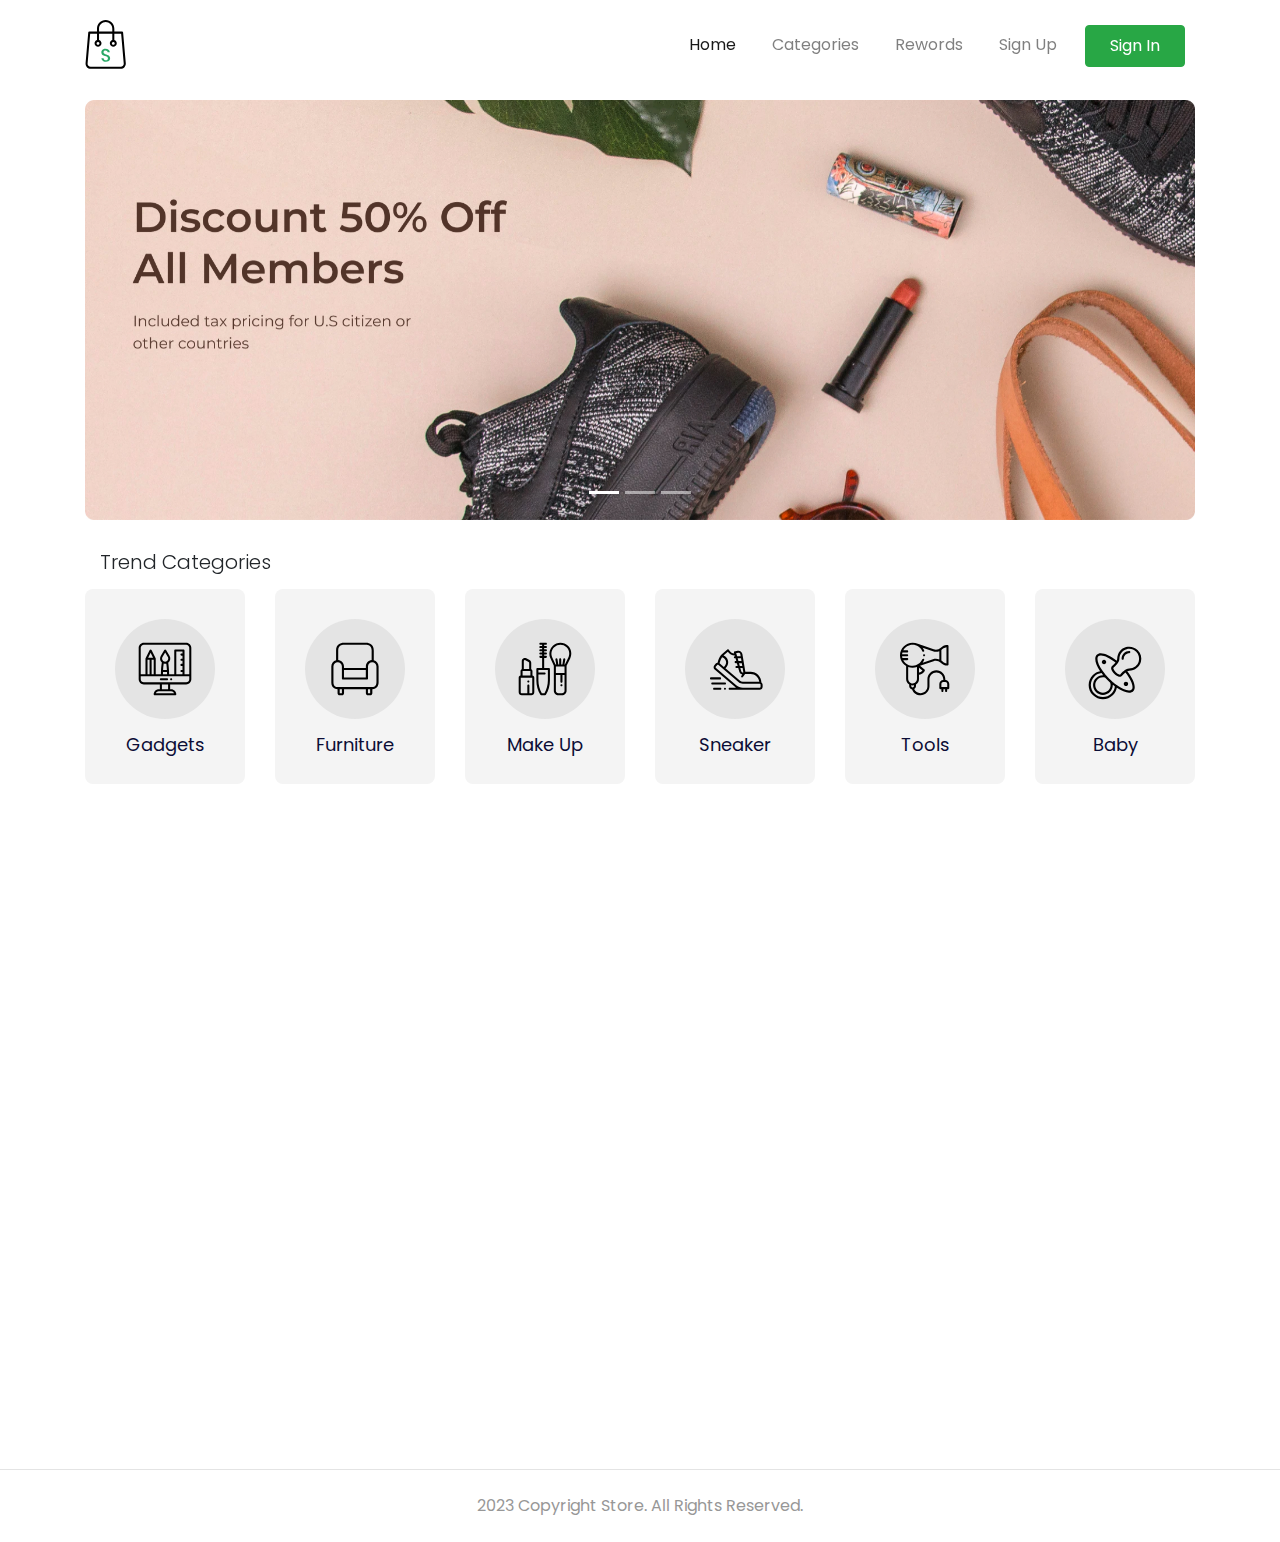
<file: index.html>
<!DOCTYPE html>
<html lang="en">
  <head>
    <meta charset="utf-8" />
    <meta
      name="viewport"
      content="width=device-width, initial-scale=1, shrink-to-fit=no"
    />
    <meta name="description" content="" />
    <meta name="author" content="" />

    <title>Store - Your Best Marketplace</title>

    <link href="https://unpkg.com/aos@2.3.1/dist/aos.css" rel="stylesheet" />
    <link href="style/main.css" rel="stylesheet" />
  </head>

  <body>
    <nav
      class="navbar navbar-expand-lg navbar-light navbar-store fixed-top navbar-fixed-top"
      data-aos="fade-down"
    >
      <div class="container">
        <a href="/index.html" class="navbar-brand">
          <img src="/images/logo.svg" alt="Logo" />
        </a>
        <button
          class="navbar-toggler"
          type="button"
          data-toggle="collapse"
          data-target="#navbarResponsive"
        >
          <span class="navbar-toggler-icon"></span>
        </button>
        <div class="collapse navbar-collapse" id="navbarResponsive">
          <ul class="navbar-nav ml-auto">
            <li class="nav-item active">
              <a href="/index.html" class="nav-link">Home</a>
            </li>
            <li class="nav-item">
              <a href="/categories.html" class="nav-link">Categories</a>
            </li>
            <li class="nav-item">
              <a href="#" class="nav-link">Rewords</a>
            </li>
            <li class="nav-item">
              <a href="/register.html" class="nav-link">Sign Up</a>
            </li>
            <li class="nav-item">
              <a
                href="/login.html"
                class="btn btn-success nav-link px-4 text-white"
                >Sign In</a
              >
            </li>
          </ul>
        </div>
      </div>
    </nav>
    <!-- Page Contents -->
    <div class="page-content page-home">
      <section class="store-carousel">
        <div class="container">
          <div class="row">
            <div class="col-lg-12" data-aos="zoom-in">
              <div
                id="storeCarousel"
                class="carousel slide"
                data-ride="carousel"
              >
                <ol class="carousel-indicators">
                  <li
                    class="active"
                    data-target="#storeCarousel"
                    data-slide-to="0"
                  ></li>
                  <li data-target="#storeCarousel" data-slide-to="1"></li>
                  <li data-target="#storeCarousel" data-slide-to="2"></li>
                </ol>
                <div class="carousel-inner">
                  <div class="carousel-item active">
                    <img
                      src="/images/banner.jpg"
                      alt="Carousel Image"
                      class="d-block w-100"
                    />
                  </div>
                  <div class="carousel-item">
                    <img
                      src="/images/banner2.jpg"
                      alt="Carousel Image"
                      class="d-block w-100"
                    />
                  </div>
                  <div class="carousel-item">
                    <img
                      src="/images/banner3.jpg"
                      alt="Carousel Image"
                      class="d-block w-100"
                    />
                  </div>
                </div>
              </div>
            </div>
          </div>
        </div>
      </section>
      <section class="store-trend-categories">
        <div class="container">
          <div class="col-12" data-aos="fade-up">
            <h5>Trend Categories</h5>
          </div>

          <div class="row">
            <div
              class="col-6 col-md-3 col-lg-2"
              data-aos="fade-up"
              data-aos-delay="100"
            >
              <a href="#" class="component-categories d-block">
                <div class="categories-image">
                  <img src="/images/gadgets.svg" alt="" class="w-100" />
                </div>
                <p class="categories-text">Gadgets</p>
              </a>
            </div>
            <div
              class="col-6 col-md-3 col-lg-2"
              data-aos="fade-up"
              data-aos-delay="100"
            >
              <a href="#" class="component-categories d-block">
                <div class="categories-image">
                  <img src="/images/furniture.svg" alt="" class="w-100" />
                </div>
                <p class="categories-text">Furniture</p>
              </a>
            </div>
            <div
              class="col-6 col-md-3 col-lg-2"
              data-aos="fade-up"
              data-aos-delay="100"
            >
              <a href="#" class="component-categories d-block">
                <div class="categories-image">
                  <img src="/images/make-up.svg" alt="" class="w-100" />
                </div>
                <p class="categories-text">Make Up</p>
              </a>
            </div>
            <div
              class="col-6 col-md-3 col-lg-2"
              data-aos="fade-up"
              data-aos-delay="100"
            >
              <a href="#" class="component-categories d-block">
                <div class="categories-image">
                  <img src="/images/sneaker.svg" alt="" class="w-100" />
                </div>
                <p class="categories-text">Sneaker</p>
              </a>
            </div>
            <div
              class="col-6 col-md-3 col-lg-2"
              data-aos="fade-up"
              data-aos-delay="100"
            >
              <a href="#" class="component-categories d-block">
                <div class="categories-image">
                  <img src="/images/tools.svg" alt="" class="w-100" />
                </div>
                <p class="categories-text">Tools</p>
              </a>
            </div>
            <div
              class="col-6 col-md-3 col-lg-2"
              data-aos="fade-up"
              data-aos-delay="100"
            >
              <a href="#" class="component-categories d-block">
                <div class="categories-image">
                  <img src="/images/baby.svg" alt="" class="w-100" />
                </div>
                <p class="categories-text">Baby</p>
              </a>
            </div>
          </div>
        </div>
      </section>

      <section class="store-new-product">
        <div class="container">
          <div class="row">
            <div class="col-12" data-aos="fade-up">
              <h5>New Products</h5>
            </div>
          </div>
          <div class="row">
            <div
              class="col-6 col-md-4 col-lg-3"
              data-aos="fade-up"
              data-aos-delay="100"
            >
              <a href="/details.html" class="component-products d-block">
                <div class="products-thumbnail">
                  <div
                    class="products-image"
                    style="background-image: url('/images/item1.jpg')"
                  ></div>
                </div>
                <div class="products-text">Apple</div>
                <div class="products-price">Rp.1.000.000</div>
              </a>
            </div>
            <div
              class="col-6 col-md-4 col-lg-3"
              data-aos="fade-up"
              data-aos-delay="200"
            >
              <a href="/details.html" class="component-products d-block">
                <div class="products-thumbnail">
                  <div
                    class="products-image"
                    style="background-image: url('/images/item2.jpg')"
                  ></div>
                </div>
                <div class="products-text">Bogotta</div>
                <div class="products-price">Rp.1.000.000</div>
              </a>
            </div>
            <div
              class="col-6 col-md-4 col-lg-3"
              data-aos="fade-up"
              data-aos-delay="300"
            >
              <a href="/details.html" class="component-products d-block">
                <div class="products-thumbnail">
                  <div
                    class="products-image"
                    style="background-image: url('/images/item3.jpg')"
                  ></div>
                </div>
                <div class="products-text">Sofa</div>
                <div class="products-price">Rp.1.000.000</div>
              </a>
            </div>
            <div
              class="col-6 col-md-4 col-lg-3"
              data-aos="fade-up"
              data-aos-delay="400"
            >
              <a href="/details.html" class="component-products d-block">
                <div class="products-thumbnail">
                  <div
                    class="products-image"
                    style="background-image: url('/images/item4.jpg')"
                  ></div>
                </div>
                <div class="products-text">Bubuk Maketi</div>
                <div class="products-price">Rp.1.000.000</div>
              </a>
            </div>
            <div
              class="col-6 col-md-4 col-lg-3"
              data-aos="fade-up"
              data-aos-delay="500"
            >
              <a href="/details.html" class="component-products d-block">
                <div class="products-thumbnail">
                  <div
                    class="products-image"
                    style="background-image: url('/images/item5.jpg')"
                  ></div>
                </div>
                <div class="products-text">Tatakan Gelas</div>
                <div class="products-price">Rp.1.000.000</div>
              </a>
            </div>
            <div
              class="col-6 col-md-4 col-lg-3"
              data-aos="fade-up"
              data-aos-delay="600"
            >
              <a href="/details.html" class="component-products d-block">
                <div class="products-thumbnail">
                  <div
                    class="products-image"
                    style="background-image: url('/images/item6.jpg')"
                  ></div>
                </div>
                <div class="products-text">Movic Kawe</div>
                <div class="products-price">Rp.1.000.000</div>
              </a>
            </div>
            <div
              class="col-6 col-md-4 col-lg-3"
              data-aos="fade-up"
              data-aos-delay="700"
            >
              <a href="/details.html" class="component-products d-block">
                <div class="products-thumbnail">
                  <div
                    class="products-image"
                    style="background-image: url('/images/item7.jpg')"
                  ></div>
                </div>
                <div class="products-text">Nike</div>
                <div class="products-price">Rp.1.000.000</div>
              </a>
            </div>
            <div
              class="col-6 col-md-4 col-lg-3"
              data-aos="fade-up"
              data-aos-delay="800"
            >
              <a href="/details.html" class="component-products d-block">
                <div class="products-thumbnail">
                  <div
                    class="products-image"
                    style="background-image: url('/images/item8.jpg')"
                  ></div>
                </div>
                <div class="products-text">Toys</div>
                <div class="products-price">Rp.1.000.000</div>
              </a>
            </div>
          </div>
        </div>
      </section>
    </div>

    <footer>
      <div class="container">
        <div class="row">
          <div class="col-12 text-center">
            <p class="pt-4 pb-2">2023 Copyright Store. All Rights Reserved.</p>
          </div>
        </div>
      </div>
    </footer>

    <!-- Bootstrap core JavaScript -->
    <script src="/vendor/jquery/jquery.slim.min.js"></script>
    <script src="/vendor/bootstrap/js/bootstrap.bundle.min.js"></script>
    <script src="https://unpkg.com/aos@2.3.1/dist/aos.js"></script>
    <script>
      AOS.init();
    </script>
    <script src="/script/navbar-scroll.js"></script>
  </body>
</html>
</file>
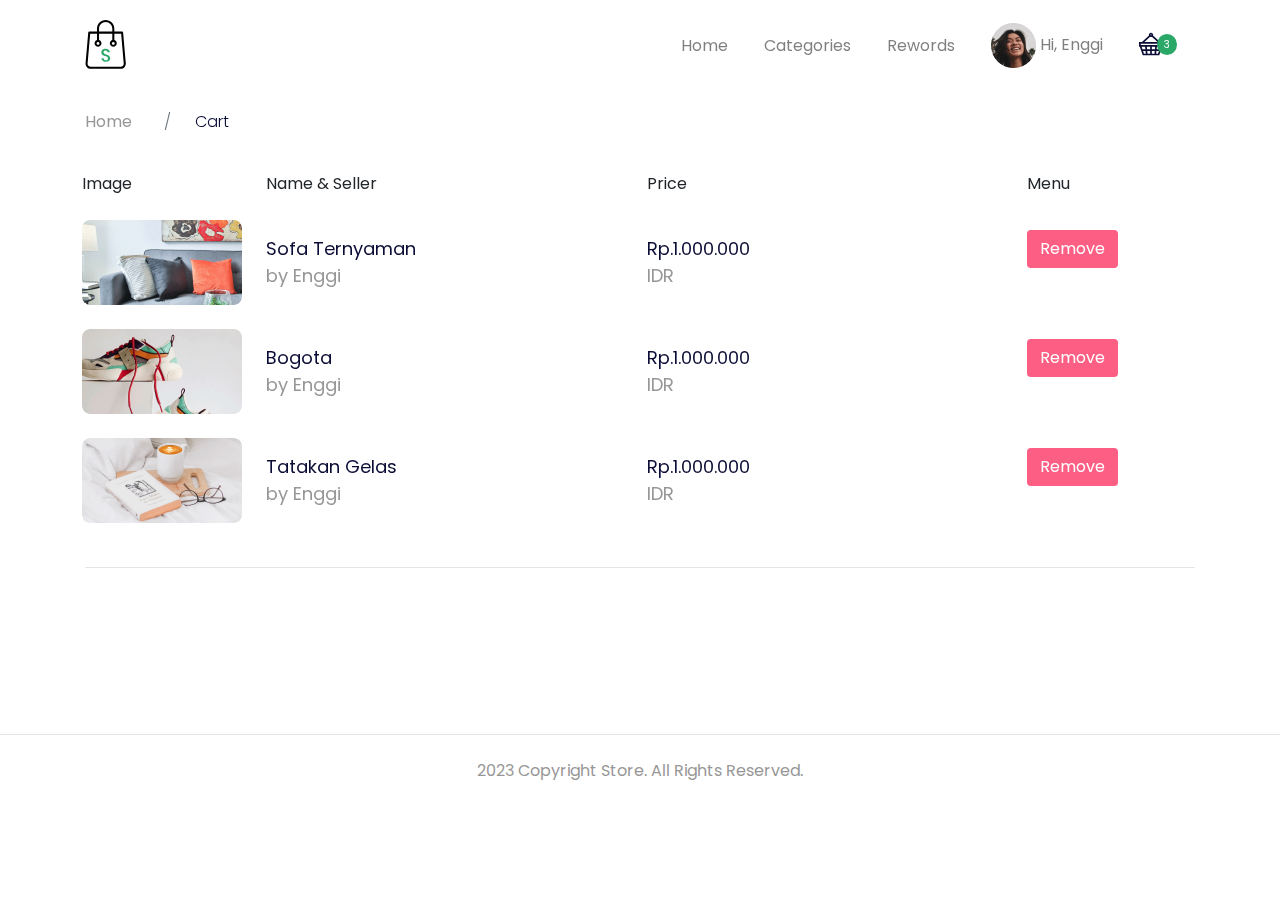
<file: cart.html>
<!DOCTYPE html>
<html lang="en">

<head>
  <meta charset="utf-8" />
  <meta name="viewport" content="width=device-width, initial-scale=1, shrink-to-fit=no" />
  <meta name="description" content="" />
  <meta name="author" content="" />

  <title>Store - Your Best Marketplace</title>

  <link href="https://unpkg.com/aos@2.3.1/dist/aos.css" rel="stylesheet" />
  <link href="style/main.css" rel="stylesheet" />
</head>

<body>
  <nav class="navbar navbar-expand-lg navbar-light navbar-store fixed-top navbar-fixed-top" data-aos="fade-down">
    <div class="container">
      <a href="/index.html" class="navbar-brand">
        <img src="/images/logo.svg" alt="Logo" />
      </a>
      <button class="navbar-toggler" type="button" data-toggle="collapse" data-target="#navbarResponsive">
        <span class="navbar-toggler-icon"></span>
      </button>
      <div class="collapse navbar-collapse" id="navbarResponsive">
        <ul class="navbar-nav ml-auto">
          <li class="nav-item">
            <a href="/index.html" class="nav-link">Home</a>
          </li>
          <li class="nav-item">
            <a href="/categories.html" class="nav-link">Categories</a>
          </li>
          <li class="nav-item">
            <a href="#" class="nav-link">Rewords</a>
          </li>
        </ul>
        <!-- Desktop Menu -->
        <ul class="navbar-nav d-none d-lg-flex">
          <li class="nav-item dropdown">
            <a href="#" class="nav-link" id="navbarDropdown" role="button" data-toggle="dropdown">
              <img src="/images/user_pc.jpg" alt="" class="rounded-circle-mr-2 profile-picture" />
              Hi, Enggi
            </a>
            <div class="dropdown-menu">
              <a href="/dashboard.html" class="dropdown-item">Dashboard</a>
              <a href="/dashboard-account.html" class="dropdown-item">Settings</a>
              <div class="dropdown-divider"></div>
              <a href="/" class="dropdown-item">Logout</a>
            </div>
          </li>
          <li class="nav-item">
            <a href="#" class="nav-link d-inline-block mt-2">
              <img src="/images/cartlogopage.svg" alt="" />
              <div class="card-badge">3</div>
            </a>
          </li>
        </ul>
        <ul class="navbar-nav d-block d-lg-none">
          <li class="nav-item">
            <a href="#" class="nav-link">
              Hi, Enggi
            </a>
          </li>
          <li class="nav-item">
            <a href="#" class="nav-link d-inline-block">
              Cart
            </a>
          </li>
        </ul>
      </div>
  </nav>
  <!-- Page Comtents -->
  <div class="page-content page-cart">
    <section class="store-breadcrumbs" data-aos="fade-down" data-aos="100">
      <div class="container">
        <div class="row">
          <div class="col-12">
            <nav>
              <ol class="breadcrumb">
                <li class="breadcrumb-item">
                  <a href="/index.html">
                    Home
                  </a>
                </li>
                <li class="breadcrumb-item active">
                  Cart
                </li>
              </ol>
            </nav>
          </div>
        </div>
      </div>
    </section>

    <section class="store-cart">
      <div class="container">
        <div class="row" data-aos="fade-up" data-aos-delay="100">
          <div class="col-12 table-responsive">
            <table class="table table-borderless table-cart">
              <thead>
                <tr>
                  <td>Image</td>
                  <td>Name &amp; Seller</td>
                  <td>Price</td>
                  <td>Menu</td>
                </tr>
              </thead>
              <tbody>
                <tr>
                  <td style="width:15%">
                    <img src="/images/cart1.jpg" alt="" class="cart-image " />
                  </td>
                  <td style="width:35%">
                    <div class="product-title">Sofa Ternyaman</div>
                    <div class="product-subtitle">by Enggi</div>
                  </td>
                  <td style="width:35%">
                    <div class="product-title">Rp.1.000.000</div>
                    <div class="product-subtitle">IDR</div>
                  </td>
                  <td style="width:25%">
                    <a href="#" class="btn btn-remove-cart">
                      Remove
                    </a>
                  </td>
                </tr>
                <tr>
                  <td style="width:15%">
                    <img src="/images/cart2.jpg" alt="" class="cart-image " />
                  </td>
                  <td style="width:35%">
                    <div class="product-title">Bogota</div>
                    <div class="product-subtitle">by Enggi</div>
                  </td>
                  <td style="width:35%">
                    <div class="product-title">Rp.1.000.000</div>
                    <div class="product-subtitle">IDR</div>
                  </td>
                  <td style="width:25%">
                    <a href="#" class="btn btn-remove-cart">
                      Remove
                    </a>
                  </td>
                </tr>
                <tr>
                  <td style="width:15%">
                    <img src="/images/cart3.jpg" alt="" class="cart-image " />
                  </td>
                  <td style="width:35%">
                    <div class="product-title">Tatakan Gelas</div>
                    <div class="product-subtitle">by Enggi</div>
                  </td>
                  <td style="width:35%">
                    <div class="product-title">Rp.1.000.000</div>
                    <div class="product-subtitle">IDR</div>
                  </td>
                  <td style="width:25%">
                    <a href="#" class="btn btn-remove-cart">
                      Remove
                    </a>
                  </td>
                </tr>
              </tbody>
            </table>
          </div>
        </div>
        <div class="row" data-aos="fade-up" data-aos-delay="100">
          <div class="col-12">
            <hr>
          </div>
        </div>
      </div>
    </section>
  </div>
  <footer>
    <div class="container">
      <div class="row">
        <div class="col-12 text-center">
          <p class="pt-4 pb-2">2023 Copyright Store. All Rights Reserved.</p>
        </div>
      </div>
    </div>
  </footer>

  <!-- Bootstrap core JavaScript -->
  <script src="/vendor/jquery/jquery.slim.min.js"></script>
  <script src="/vendor/bootstrap/js/bootstrap.bundle.min.js"></script>
  <script src="https://unpkg.com/aos@2.3.1/dist/aos.js"></script>
  <script>
    AOS.init();
  </script>
  <script src="/vendor/vue/vue.js"></script>
  <script>
    var gallery = new Vue({
      el: "#gallery",
      mounted() {
        AOS.init();
      },
      data: {
        activePhoto: 0,
        photos: [
          {
            id: 1,
            url: "/images/product-details1.jpg"
          },
          {
            id: 2,
            url: "/images/product-details2.jpg"
          },
          {
            id: 3,
            url: "/images/product-details3.jpg"
          },
          {
            id: 4,
            url: "/images/product-details4.jpg"
          },
        ],
      },
      methods: {
        changeActive(id) {
          this.activePhoto = id;
        }
      }
    });
  </script>
  <script src="/script/navbar-scroll.js"></script>
</body>

</html>
</file>
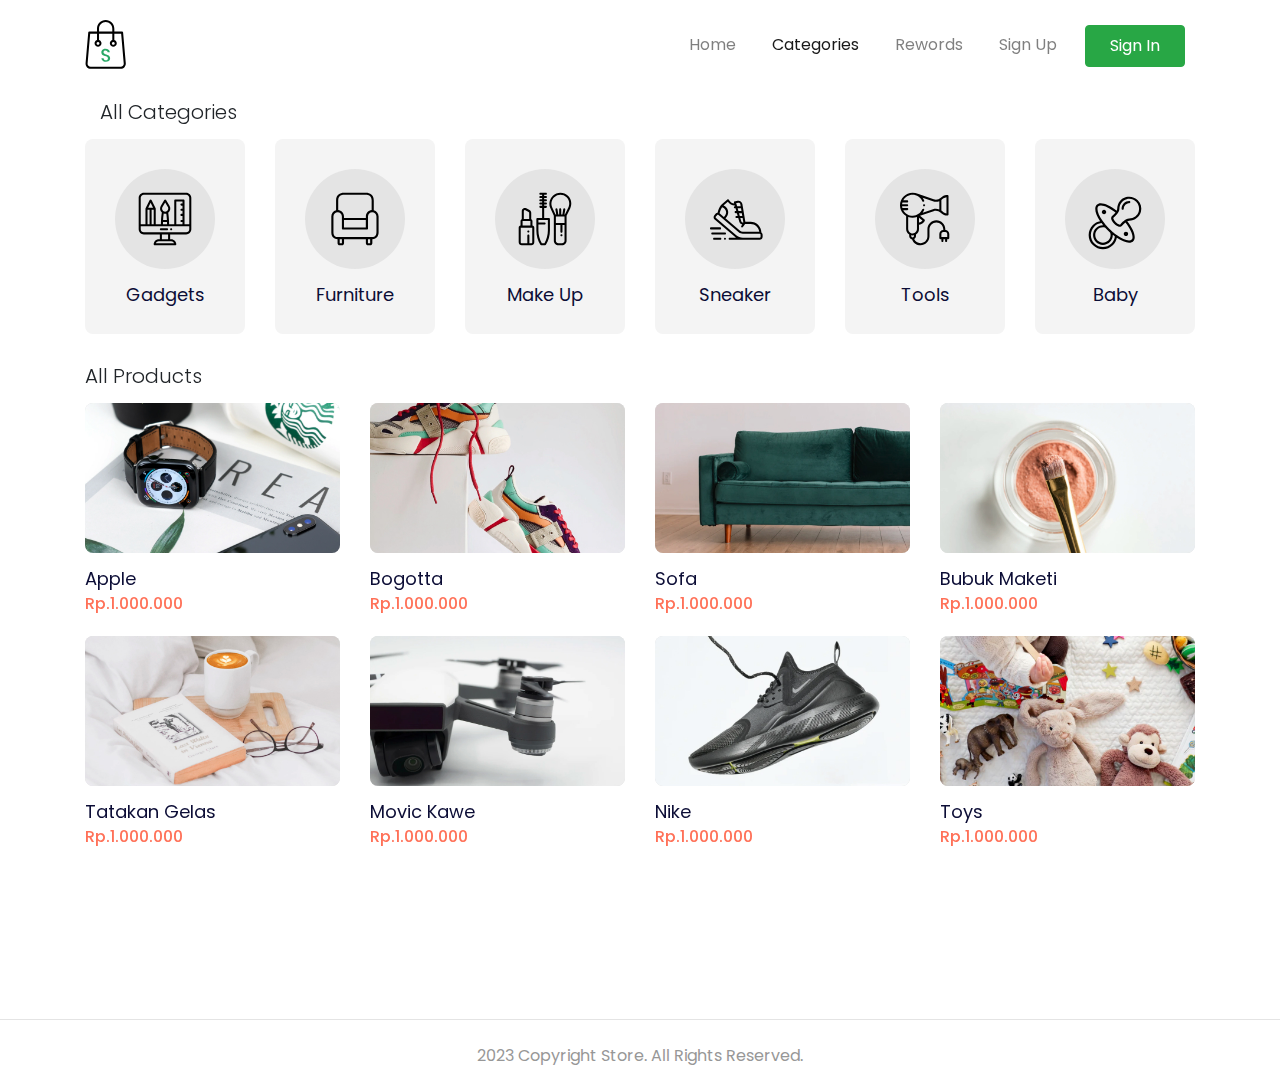
<file: categories.html>
<!DOCTYPE html>
<html lang="en">

<head>
  <meta charset="utf-8" />
  <meta name="viewport" content="width=device-width, initial-scale=1, shrink-to-fit=no" />
  <meta name="description" content="" />
  <meta name="author" content="" />

  <title>Store - Your Best Marketplace</title>

  <link href="https://unpkg.com/aos@2.3.1/dist/aos.css" rel="stylesheet" />
  <link href="style/main.css" rel="stylesheet" />
</head>

<body>
  <nav class="navbar navbar-expand-lg navbar-light navbar-store fixed-top navbar-fixed-top" data-aos="fade-down">
    <div class="container">
      <a href="/index.html" class="navbar-brand">
        <img src="/images/logo.svg" alt="Logo" />
      </a>
      <button class="navbar-toggler" type="button" data-toggle="collapse" data-target="#navbarResponsive">
        <span class="navbar-toggler-icon"></span>
      </button>
      <div class="collapse navbar-collapse" id="navbarResponsive">
        <ul class="navbar-nav ml-auto">
          <li class="nav-item">
            <a href="/index.html" class="nav-link">Home</a>
          </li>
          <li class="nav-item active">
            <a href="/categories.html" class="nav-link">Categories</a>
          </li>
          <li class="nav-item">
            <a href="#" class="nav-link">Rewords</a>
          </li>
          <li class="nav-item">
            <a href="/register.html" class="nav-link">Sign Up</a>
          </li>
          <li class="nav-item">
            <a href="/login.html" class="btn btn-success nav-link px-4 text-white">Sign In</a>
          </li>
        </ul>
      </div>
    </div>
  </nav>
  <!-- Page Contents -->
  <div class="page-content page-home">
    <section class="store-trend-categories">
      <div class="container">
        <div class="col-12" data-aos="fade-up">
          <h5>All Categories</h5>
        </div>

        <div class="row">
          <div class="col-6 col-md-3 col-lg-2" data-aos="fade-up" data-aos-delay="100">
            <a href="#" class="component-categories d-block">
              <div class="categories-image">
                <img src="/images/gadgets.svg" alt="" class="w-100" />
              </div>
              <p class="categories-text">Gadgets</p>
            </a>
          </div>
          <div class="col-6 col-md-3 col-lg-2" data-aos="fade-up" data-aos-delay="100">
            <a href="#" class="component-categories d-block">
              <div class="categories-image">
                <img src="/images/furniture.svg" alt="" class="w-100" />
              </div>
              <p class="categories-text">Furniture</p>
            </a>
          </div>
          <div class="col-6 col-md-3 col-lg-2" data-aos="fade-up" data-aos-delay="100">
            <a href="#" class="component-categories d-block">
              <div class="categories-image">
                <img src="/images/make-up.svg" alt="" class="w-100" />
              </div>
              <p class="categories-text">Make Up</p>
            </a>
          </div>
          <div class="col-6 col-md-3 col-lg-2" data-aos="fade-up" data-aos-delay="100">
            <a href="#" class="component-categories d-block">
              <div class="categories-image">
                <img src="/images/sneaker.svg" alt="" class="w-100" />
              </div>
              <p class="categories-text">Sneaker</p>
            </a>
          </div>
          <div class="col-6 col-md-3 col-lg-2" data-aos="fade-up" data-aos-delay="100">
            <a href="#" class="component-categories d-block">
              <div class="categories-image">
                <img src="/images/tools.svg" alt="" class="w-100" />
              </div>
              <p class="categories-text">Tools</p>
            </a>
          </div>
          <div class="col-6 col-md-3 col-lg-2" data-aos="fade-up" data-aos-delay="100">
            <a href="#" class="component-categories d-block">
              <div class="categories-image">
                <img src="/images/baby.svg" alt="" class="w-100" />
              </div>
              <p class="categories-text">Baby</p>
            </a>
          </div>
        </div>
      </div>
    </section>

    <section class="store-new-product">
      <div class="container">
        <div class="row">
          <div class="col-12" data-aos="fade-up">
            <h5>All Products</h5>
          </div>
        </div>
        <div class="row">
          <div class="col-6 col-md-4 col-lg-3" data-aos="fade-up" data-aos-delay="100">
            <a href="/details.html" class="component-products d-block">
              <div class="products-thumbnail">
                <div class="products-image" style="background-image: url('/images/item1.jpg')"></div>
              </div>
              <div class="products-text">Apple</div>
              <div class="products-price">Rp.1.000.000</div>
            </a>
          </div>
          <div class="col-6 col-md-4 col-lg-3" data-aos="fade-up" data-aos-delay="200">
            <a href="/details.html" class="component-products d-block">
              <div class="products-thumbnail">
                <div class="products-image" style="background-image: url('/images/item2.jpg')"></div>
              </div>
              <div class="products-text">Bogotta</div>
              <div class="products-price">Rp.1.000.000</div>
            </a>
          </div>
          <div class="col-6 col-md-4 col-lg-3" data-aos="fade-up" data-aos-delay="300">
            <a href="/details.html" class="component-products d-block">
              <div class="products-thumbnail">
                <div class="products-image" style="background-image: url('/images/item3.jpg')"></div>
              </div>
              <div class="products-text">Sofa</div>
              <div class="products-price">Rp.1.000.000</div>
            </a>
          </div>
          <div class="col-6 col-md-4 col-lg-3" data-aos="fade-up" data-aos-delay="400">
            <a href="/details.html" class="component-products d-block">
              <div class="products-thumbnail">
                <div class="products-image" style="background-image: url('/images/item4.jpg')"></div>
              </div>
              <div class="products-text">Bubuk Maketi</div>
              <div class="products-price">Rp.1.000.000</div>
            </a>
          </div>
          <div class="col-6 col-md-4 col-lg-3" data-aos="fade-up" data-aos-delay="500">
            <a href="/details.html" class="component-products d-block">
              <div class="products-thumbnail">
                <div class="products-image" style="background-image: url('/images/item5.jpg')"></div>
              </div>
              <div class="products-text">Tatakan Gelas</div>
              <div class="products-price">Rp.1.000.000</div>
            </a>
          </div>
          <div class="col-6 col-md-4 col-lg-3" data-aos="fade-up" data-aos-delay="600">
            <a href="/details.html" class="component-products d-block">
              <div class="products-thumbnail">
                <div class="products-image" style="background-image: url('/images/item6.jpg')"></div>
              </div>
              <div class="products-text">Movic Kawe</div>
              <div class="products-price">Rp.1.000.000</div>
            </a>
          </div>
          <div class="col-6 col-md-4 col-lg-3" data-aos="fade-up" data-aos-delay="700">
            <a href="/details.html" class="component-products d-block">
              <div class="products-thumbnail">
                <div class="products-image" style="background-image: url('/images/item7.jpg')"></div>
              </div>
              <div class="products-text">Nike</div>
              <div class="products-price">Rp.1.000.000</div>
            </a>
          </div>
          <div class="col-6 col-md-4 col-lg-3" data-aos="fade-up" data-aos-delay="800">
            <a href="/details.html" class="component-products d-block">
              <div class="products-thumbnail">
                <div class="products-image" style="background-image: url('/images/item8.jpg')"></div>
              </div>
              <div class="products-text">Toys</div>
              <div class="products-price">Rp.1.000.000</div>
            </a>
          </div>
        </div>
      </div>
    </section>
  </div>

  <footer>
    <div class="container">
      <div class="row">
        <div class="col-12 text-center">
          <p class="pt-4 pb-2">2023 Copyright Store. All Rights Reserved.</p>
        </div>
      </div>
    </div>
  </footer>

  <!-- Bootstrap core JavaScript -->
  <script src="/vendor/jquery/jquery.slim.min.js"></script>
  <script src="/vendor/bootstrap/js/bootstrap.bundle.min.js"></script>
  <script src="https://unpkg.com/aos@2.3.1/dist/aos.js"></script>
  <script>
    AOS.init();
  </script>
  <script src="/script/navbar-scroll.js"></script>
</body>

</html>
</file>
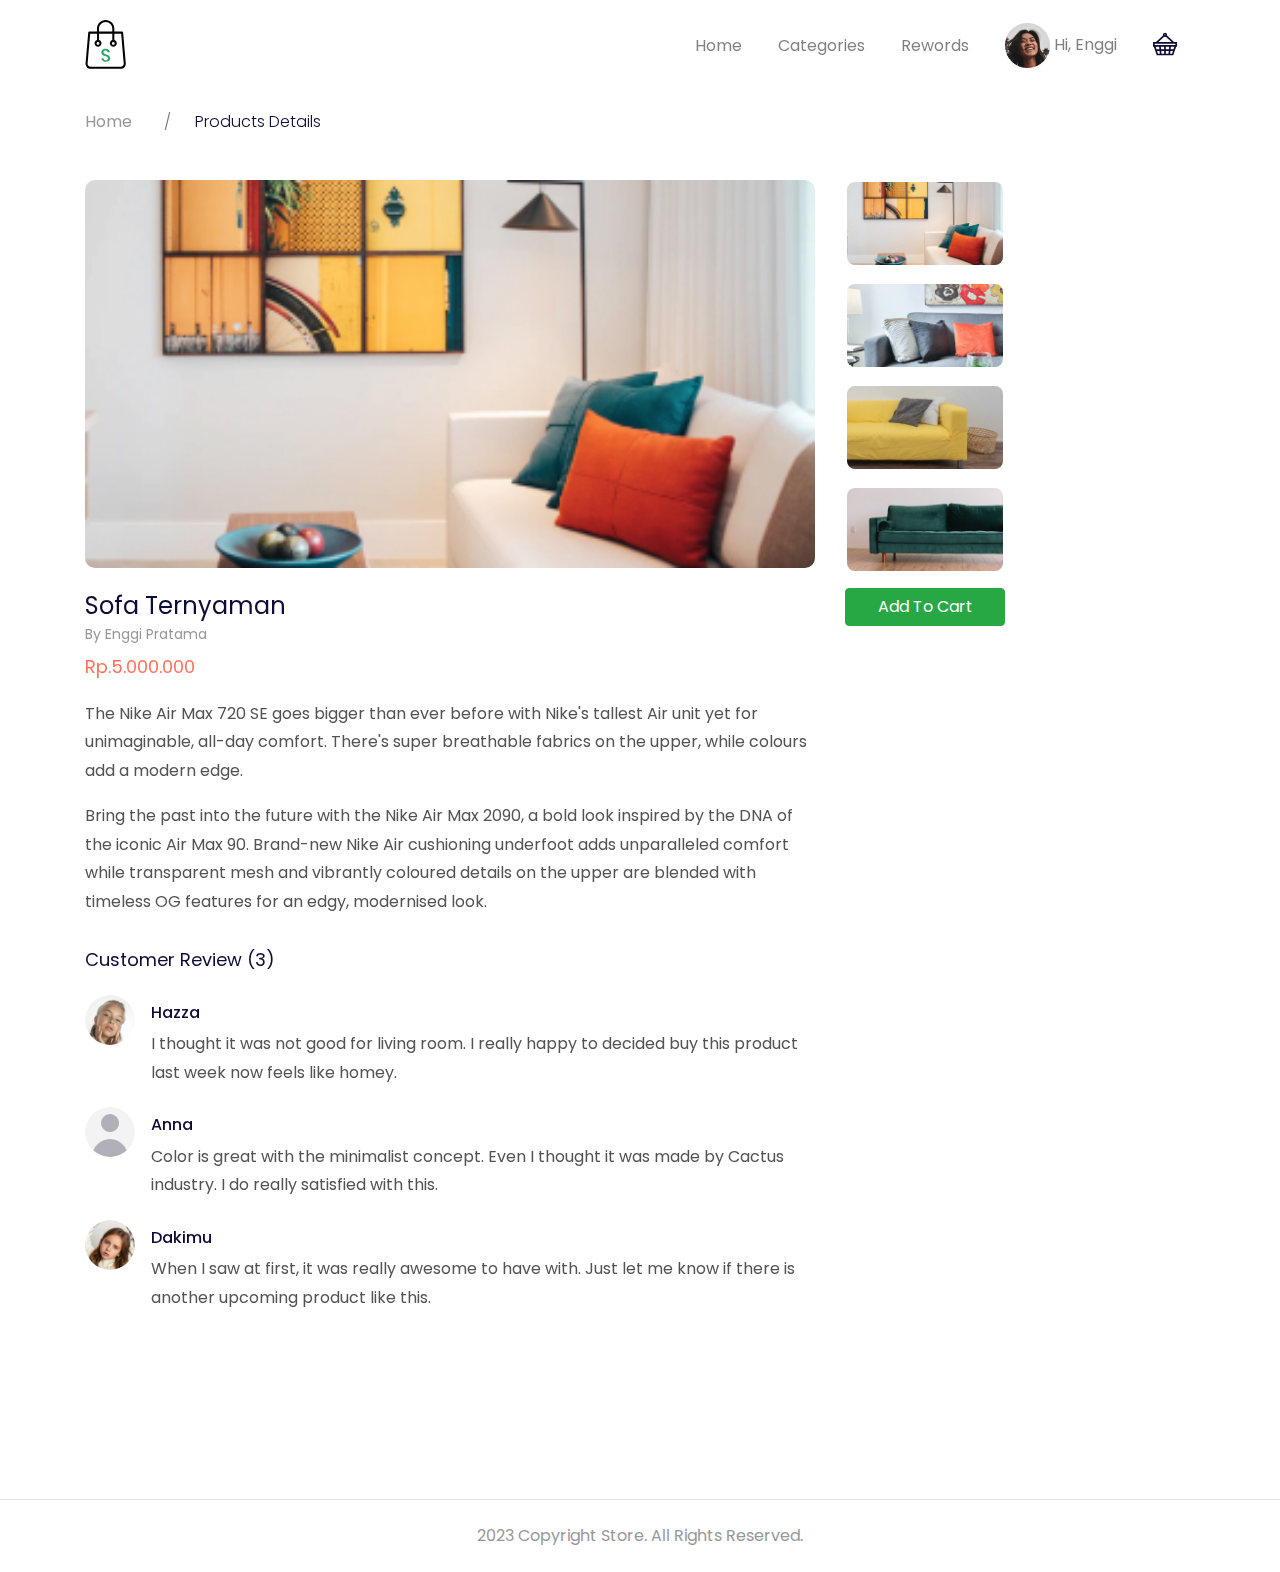
<file: details.html>
<!DOCTYPE html>
<html lang="en">

<head>
  <meta charset="utf-8" />
  <meta name="viewport" content="width=device-width, initial-scale=1, shrink-to-fit=no" />
  <meta name="description" content="" />
  <meta name="author" content="" />

  <title>Store - Your Best Marketplace</title>

  <link href="https://unpkg.com/aos@2.3.1/dist/aos.css" rel="stylesheet" />
  <link href="style/main.css" rel="stylesheet" />
</head>

<body>
  <nav class="navbar navbar-expand-lg navbar-light navbar-store fixed-top navbar-fixed-top" data-aos="fade-down">
    <div class="container">
      <a href="/index.html" class="navbar-brand">
        <img src="/images/logo.svg" alt="Logo" />
      </a>
      <button class="navbar-toggler" type="button" data-toggle="collapse" data-target="#navbarResponsive">
        <span class="navbar-toggler-icon"></span>
      </button>
      <div class="collapse navbar-collapse" id="navbarResponsive">
        <ul class="navbar-nav ml-auto">
          <li class="nav-item">
            <a href="/index.html" class="nav-link">Home</a>
          </li>
          <li class="nav-item">
            <a href="/categories.html" class="nav-link">Categories</a>
          </li>
          <li class="nav-item">
            <a href="#" class="nav-link">Rewords</a>
          </li>
        </ul>
        <!-- Desktop Menu -->
        <ul class="navbar-nav d-none d-lg-flex">
          <li class="nav-item dropdown">
            <a href="#" class="nav-link" id="navbarDropdown" role="button" data-toggle="dropdown">
              <img src="/images/user_pc.jpg" alt="" class="rounded-circle-mr-2 profile-picture" />
              Hi, Enggi
            </a>
            <div class="dropdown-menu">
              <a href="/dashboard.html" class="dropdown-item">Dashboard</a>
              <a href="/dashboard-account.html" class="dropdown-item">Settings</a>
              <div class="dropdown-divider"></div>
              <a href="/" class="dropdown-item">Logout</a>
            </div>
          </li>
          <li class="nav-item">
            <a href="#" class="nav-link d-inline-block mt-2">
              <img src="/images/shopping.svg" alt="" />
            </a>
          </li>
        </ul>
        <ul class="navbar-nav d-block d-lg-none">
          <li class="nav-item">
            <a href="#" class="nav-link">
              Hi, Enggi
            </a>
          </li>
          <li class="nav-item">
            <a href="#" class="nav-link d-inline-block">
              Cart
            </a>
          </li>
        </ul>
      </div>
  </nav>
  <!-- Page Comtents -->
  <div class="page-content page-details">
    <section class="store-breadcrumbs" data-aos="fade-down" data-aos="100">
      <div class="container">
        <div class="row">
          <div class="col-12">
            <nav>
              <ol class="breadcrumb">
                <li class="breadcrumb-item">
                  <a href="/index.html">
                    Home
                  </a>
                </li>
                <li class="breadcrumb-item active">
                  Products Details
                </li>
              </ol>
            </nav>
          </div>
        </div>
      </div>
    </section>

    <section class="store-gallery" id="gallery">
      <div class="container">
        <div class="row">
          <div class="col-lg-8" data-aos="zoom-in">
            <transition name="slide-fade" mode="out-in">
              <img :src="photos[activePhoto].url" :key="photos[activePhoto].id" class="w-100 main-image" alt="">
            </transition>
          </div>
          <div class="col-lg-2">
            <div class="row">
              <div class="col-3 col-lg-12 mt-2 mt-lg-0" v-for="(photo, index) in photos" :key="photo.id"
                data-aos="zoom-in" data-aos-delay="100">
                <a href="#" @click="changeActive(index)">
                  <img :src="photo.url" class="w-100 thumbnail-image" :class="{active:index == activePhoto}" alt="" />
                </a>
              </div>
            </div>
          </div>
        </div>
      </div>
    </section>

    <div class="store-details-container" data-aos="fade-up">
      <section class="store-heading">
        <div class="container">
          <div class="row">
            <div class="col-lg-8">
              <h1>Sofa Ternyaman</h1>
              <div class="owner">By Enggi Pratama</div>
              <div class="price">Rp.5.000.000</div>
            </div>
            <div class="col-lg-2" data-aos="zoom-in">
              <a href="/cart.html" class="btn btn-success px-4 text-white btn-block mb-3">
                Add To Cart
              </a>
            </div>
          </div>
        </div>
      </section>
      <section class="store-description">
        <div class="container">
          <div class="row">
            <div class="col-12 col-lg-8">
              <p>
                The Nike Air Max 720 SE goes bigger than ever before with Nike's tallest Air unit yet for unimaginable,
                all-day comfort.
                There's super breathable fabrics on the upper, while colours add a modern edge.
              </p>
              <p>
                Bring the past into the future with the Nike Air Max 2090, a bold look inspired by the DNA of the iconic
                Air Max 90.
                Brand-new Nike Air cushioning underfoot adds unparalleled comfort while transparent mesh and vibrantly
                coloured details
                on the upper are blended with timeless OG features for an edgy, modernised look.
              </p>
            </div>
          </div>
        </div>
      </section>

      <section class="store-review">
        <div class="container">
          <div class="row col-12 col-lg-8 mt-3 mb-3">
            <h5>
              Customer Review (3)
            </h5>
          </div>
          <div class="row">
            <div class="col-12 col-lg-8">
              <ul class="list-unstyled">
                <li class="media">
                  <img src="/images/customer1.jpg" alt="" class="mr-3 rounded-circle" />
                  <div class="media-body">
                    <h5 class="mt-2 mt-1">
                      Hazza
                    </h5>
                    I thought it was not good for living room. I really happy
                    to decided buy this product last week now feels like homey.
                  </div>
                </li>
                <li class="media">
                  <img src="/images/customer2.jpg" alt="" class="mr-3 rounded-circle" />
                  <div class="media-body">
                    <h5 class="mt-2 mt-1">
                      Anna
                    </h5>
                    Color is great with the minimalist concept. Even I thought it was
                    made by Cactus industry. I do really satisfied with this.
                  </div>
                </li>
                <li class="media">
                  <img src="/images/customer3.jpg" alt="" class="mr-3 rounded-circle" />
                  <div class="media-body">
                    <h5 class="mt-2 mt-1">
                      Dakimu
                    </h5>
                    When I saw at first, it was really awesome to have with.
                    Just let me know if there is another upcoming product like this.
                  </div>
                </li>
              </ul>
            </div>
          </div>
        </div>
      </section>
    </div>
  </div>
  <footer>
    <div class="container">
      <div class="row">
        <div class="col-12 text-center">
          <p class="pt-4 pb-2">2023 Copyright Store. All Rights Reserved.</p>
        </div>
      </div>
    </div>
  </footer>

  <!-- Bootstrap core JavaScript -->
  <script src="/vendor/jquery/jquery.slim.min.js"></script>
  <script src="/vendor/bootstrap/js/bootstrap.bundle.min.js"></script>
  <script src="https://unpkg.com/aos@2.3.1/dist/aos.js"></script>
  <script>
    AOS.init();
  </script>
  <script src="/vendor/vue/vue.js"></script>
  <script>
    var gallery = new Vue({
      el: "#gallery",
      mounted() {
        AOS.init();
      },
      data: {
        activePhoto: 0,
        photos: [
          {
            id: 1,
            url: "/images/product-details1.jpg"
          },
          {
            id: 2,
            url: "/images/product-details2.jpg"
          },
          {
            id: 3,
            url: "/images/product-details3.jpg"
          },
          {
            id: 4,
            url: "/images/product-details4.jpg"
          },
        ],
      },
      methods: {
        changeActive(id) {
          this.activePhoto = id;
        }
      }
    });
  </script>
  <script src="/script/navbar-scroll.js"></script>
</body>

</html>
</file>
